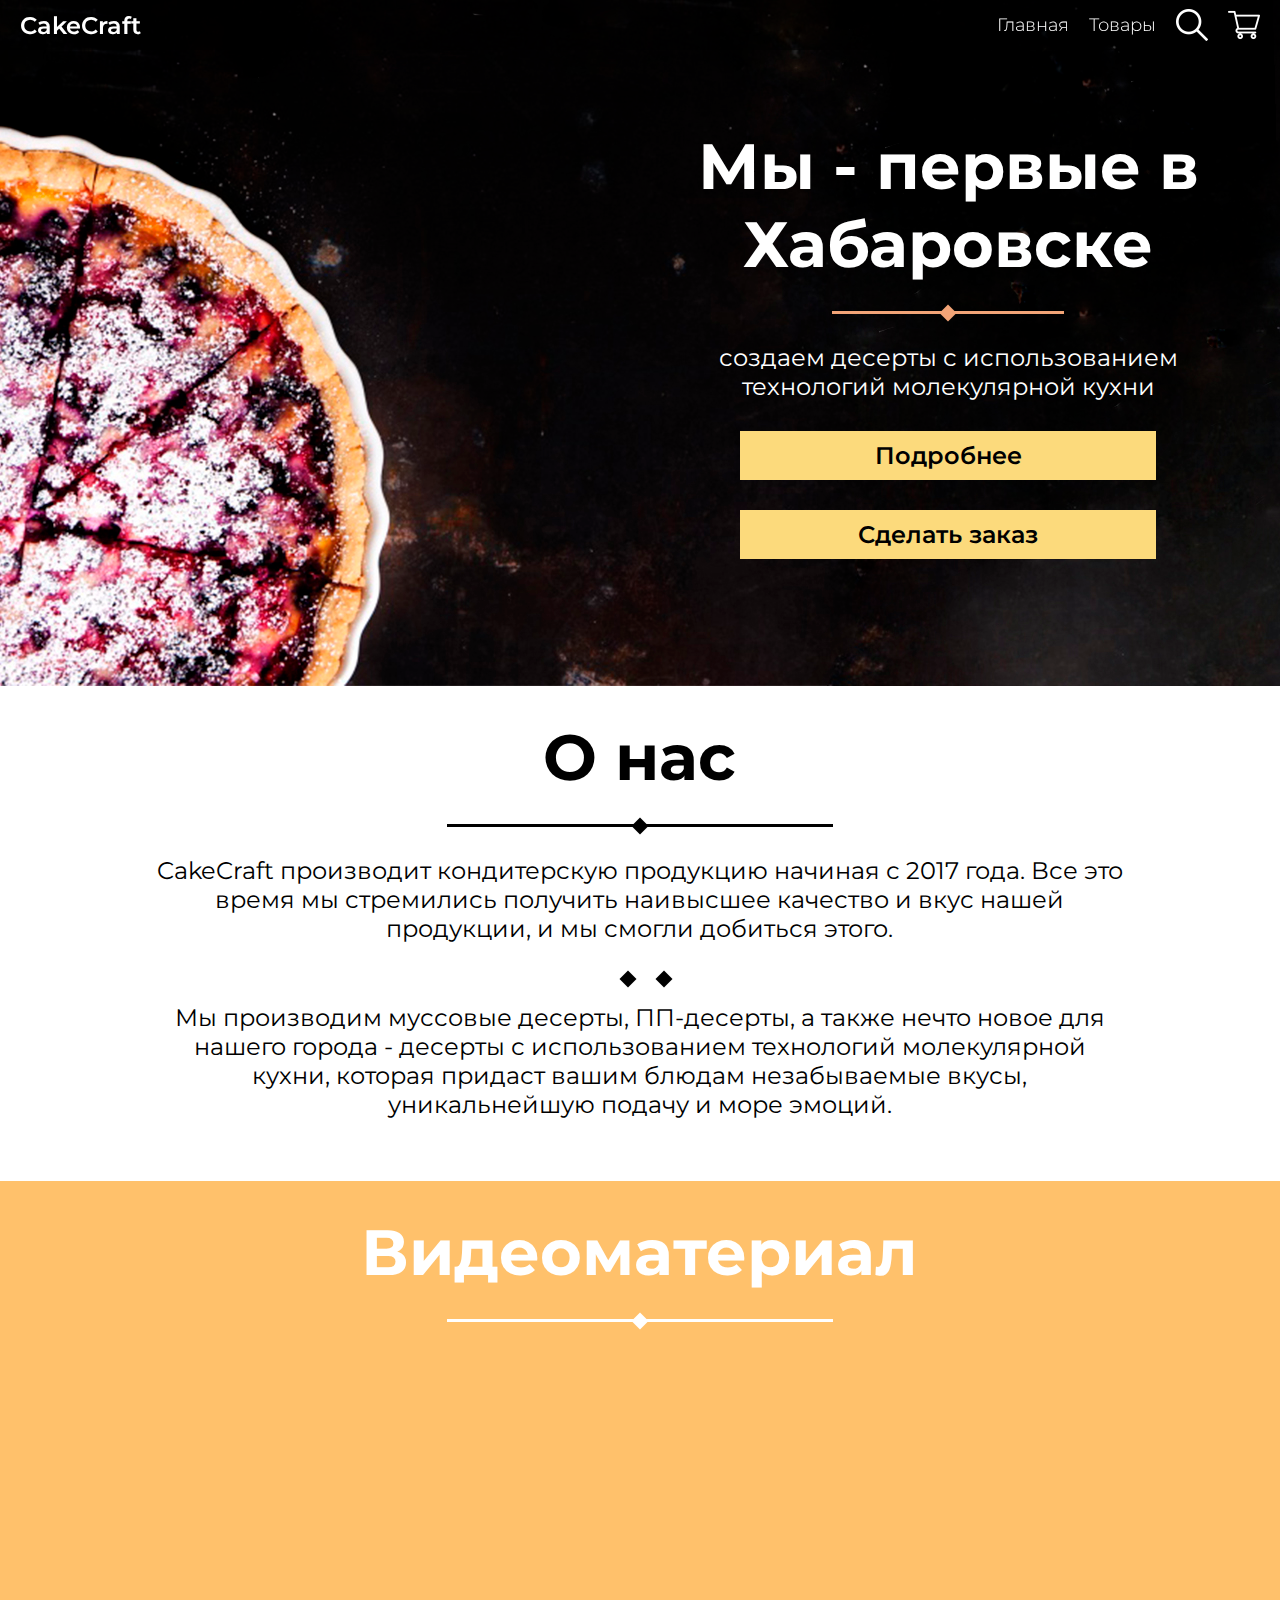
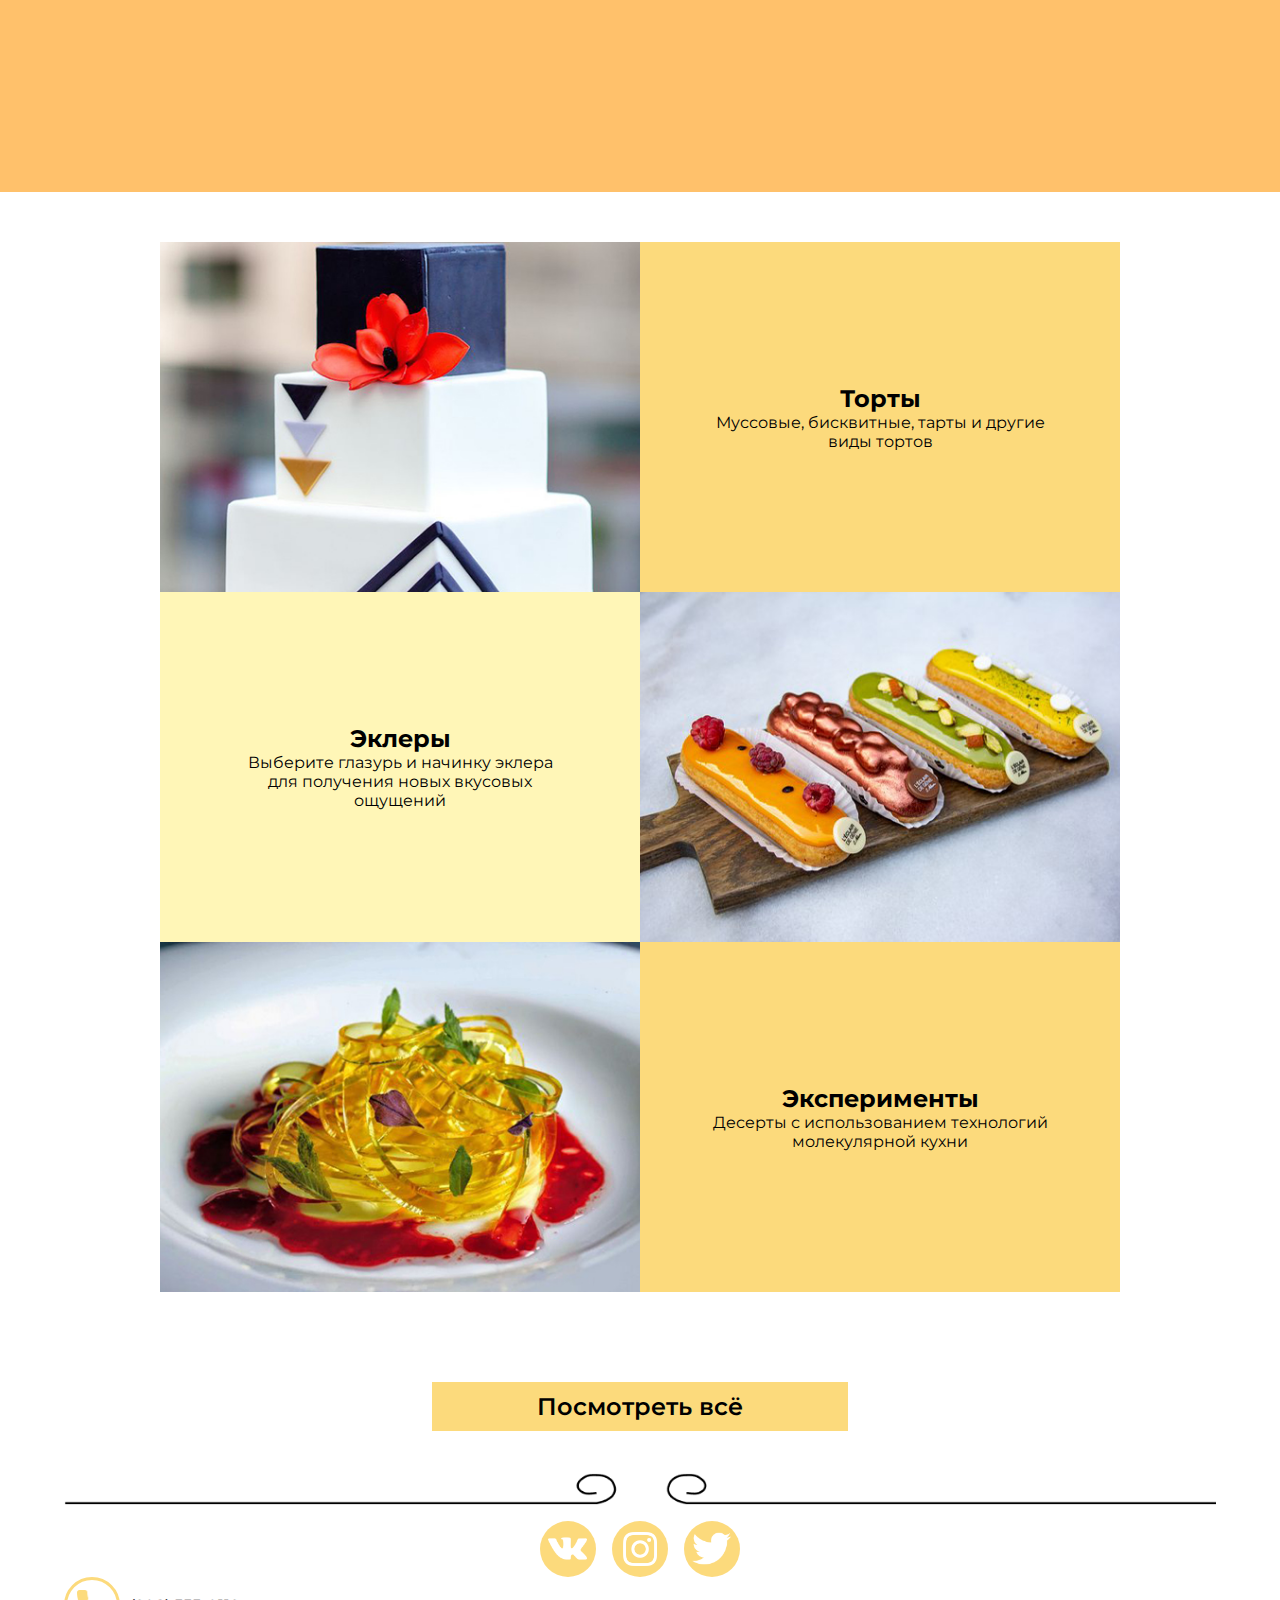
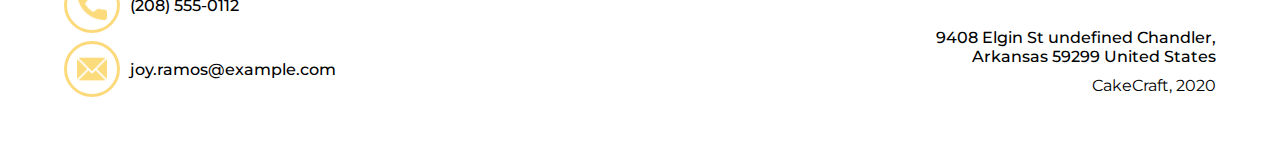
<file: index.html>
<!DOCTYPE html>
<html>
<head>
    <meta http-equiv='X-UA-Compatible' content='IE=edge'>
    <meta name="viewport" content="width=device-width, initial-scale=1">
    <meta name="robots" content="all">
    <meta http-equiv="Content-Type" content="text/html; charset=utf-8">
    <meta name="keywords" content="торт, торты, молекулярная кухня, cakecraft, cc, эклер, доставка еды, кондитерские изделия, хабаровск, тарт, шоколад">
    <meta name="description" content="Сайт кондитерской фирмы CakeCraft. Содержимое сайта - информация о производстве, интернет-магазин.">
    <link rel="canonical" href="index.html">
    <link rel="SHORTCUT ICON" href="media/images/icons/icon.png" type="image/png">
    <title>CakeCraft - главная</title>
    <link rel='stylesheet' type='text/css' media='screen' href='styles/index.css'>
    <link rel='stylesheet' type='text/css' media='screen' href='styles/header.css'>
    <link rel='stylesheet' type='text/css' media='screen' href='styles/footer.css'>
    <link href="https://fonts.googleapis.com/css2?family=Montserrat:wght@300;400;500;600&display=swap" rel="stylesheet">
</head>

<body>
    <header class="page__header">
        <a class="header__logo" href="#head">CakeCraft</a>
        <nav class="header__nav">
            <a href="#head" class="header__main-page">Главная</a>
            <a href="catalog.html">Товары</a>
            <a href="search.html"><img class="img-link-search" src="media/images/icons/search.png" alt="Поиск"></a>
            <a href="bin.html"><img class="img-link-bin" src="media/images/icons/bascket.png" alt="Корзина"></a>
        </nav>
    </header>

    <main class="page__main">
        <div class="landing__part" id="head">
            <h1 class="landing__h1">Мы - первые в Хабаровске</h1>
            <div class="landing__text">создаем десерты с использованием технологий молекулярной кухни</div>
            <a href="#au" class="landing__more">Подробнее</a>
            <a href="#mo" class="landing__order">Сделать заказ</a>
        </div>

        <article class="about__us" id="au">
            <h1 class="page__titles">О нас</h1>
            <div class="page__text">CakeCraft производит кондитерскую продукцию начиная с 2017 года. Все это время мы стремились получить наивысшее качество и вкус нашей продукции, и мы смогли добиться этого.</div>
            <div class="deco__element"></div>
            <div class="page__text">Мы производим муссовые десерты, ПП-десерты, а также нечто новое для нашего города - десерты с использованием технологий молекулярной кухни, которая придаст вашим блюдам незабываемые вкусы, уникальнейшую подачу и море эмоций.</div>
        </article>

        <article class="gallery">
            <h1 class="page__titles">Видеоматериал</h1>
            <iframe width="560" height="315" class="gallery__slider" src="https://www.youtube.com/embed/op91dbfqrnk" frameborder="0" allow="accelerometer; autoplay; clipboard-write; encrypted-media; gyroscope; picture-in-picture" allowfullscreen></iframe>
        </article>

        <article class="goods" id="mo">
            <div class="image__frame_cake"></div>
            <div class="text__frame_right">
                <h2 class="page__titles_h2">Торты</h2>
                <p class="page__text_goods">Муссовые, бисквитные, тарты и другие виды тортов</p>
            </div>
            <div class="text__frame_left">
                <h2 class="page__titles_h2">Эклеры</h2>
                <p class="page__text_goods">Выберите глазурь и начинку эклера для получения новых вкусовых ощущений</p>  
            </div>
            <div class="image__frame_ecl"></div>
            <div class="image__frame_exp"></div>
            <div class="text__frame_right">
                <h2 class="page__titles_h2">Эксперименты</h2>
                <p class="page__text_goods">Десерты с использованием технологий молекулярной кухни</p>  
            </div>
        </article>
        <div class="bg__container">
            <a class="goods__button" href="catalog.html">Посмотреть всё</a>
        </div>
        
    </main>

    <footer class="page__footer">
        <div class="footer__decor"></div>
        <div class="social__media">
            <a href="https://www.vk.com" class="footer__vk"></a>
            <a href="https://www.instagram.com" class="footer__inst"></a>
            <a href="https://www.twitter.com" class="footer__twit"></a>
        </div>
        <div class="info__data">
            <div>
                <div class="footer__info-phone-cont">
                    <div class="footer__info-icon-phone"></div>
                    <span class="footer__info-text">
                        (208) 555-0112
                    </span>
                </div>

                <div class="footer__info-mail-cont">
                    <div class="footer__info-icon-mail"></div>
                    <span class="footer__info-text">
                        joy.ramos@example.com
                    </span>
                </div>
            </div>

            <div class="footer__adcopy">
                <div class="footer__address">9408 Elgin St undefined Chandler, Arkansas 59299 United States</div>
                <div class="footer__copyright">CakeCraft, 2020</div>
            </div>
        </div>
    </footer>
</body>
</html>
</file>
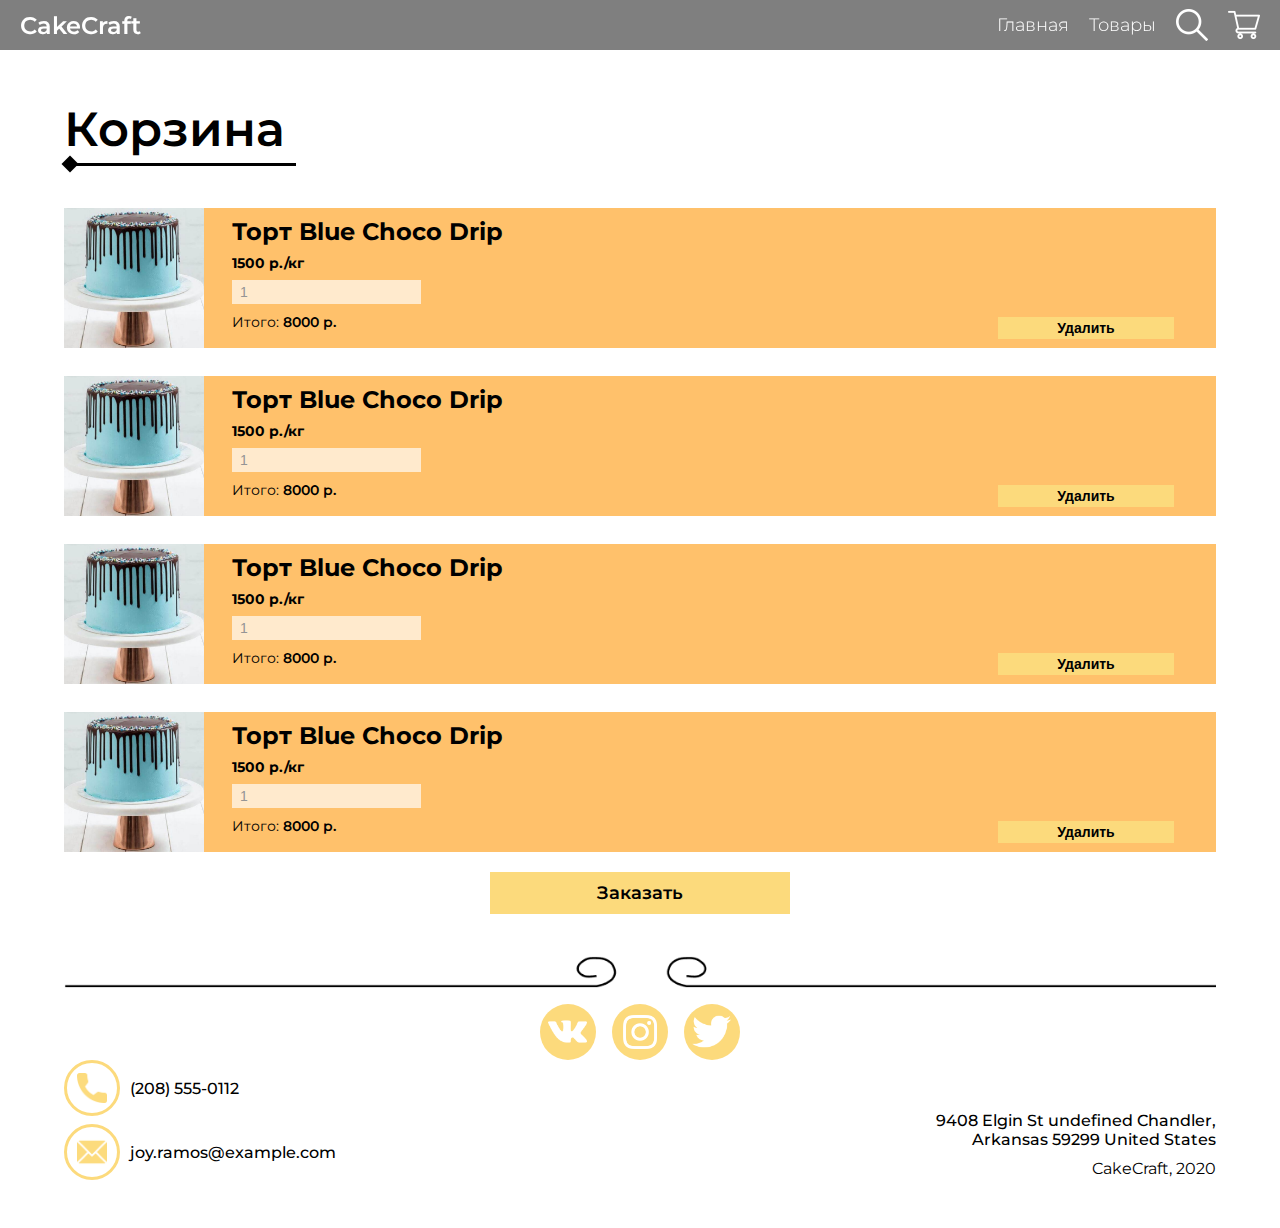
<file: bin.html>
<!DOCTYPE html>
<html lang="en">
    <head>
        <meta name="viewport" content="width=device-width, initial-scale=1.0">
        <meta name="robots" content="all">
        <meta http-equiv="Content-Type" content="text/html; charset=utf-8">
        <meta name="keywords" content="торт, торты, молекулярная кухня, cakecraft, cc, эклер, доставка еды, кондитерские изделия, хабаровск, тарт, шоколад">
        <meta name="description" content="Сайт кондитерской фирмы CakeCraft. Содержимое сайта - информация о производстве, интернет-магазин.">
        <link rel="canonical" href="catalog.html">
        <link rel="SHORTCUT ICON" href="media/images/icons/icon.png" type="image/png">
        <title>CakeCraft - корзина</title>
        <link href="https://fonts.googleapis.com/css2?family=Montserrat:wght@300;400;500;600&display=swap" rel="stylesheet">
        <link rel='stylesheet' type='text/css' media='screen' href='styles/card.css'>
        <link rel='stylesheet' type='text/css' media='screen' href='styles/bin.css'>
        <link rel='stylesheet' type='text/css' media='screen' href='styles/header.css'>
        <link rel='stylesheet' type='text/css' media='screen' href='styles/footer.css'>
    </head>

<body>
    <header class="page__header">
        <a class="header__logo" href="index.html">CakeCraft</a>
        <nav class="header__nav">
            <a href="index.html" class="header__main-page">Главная</a>
            <a href="catalog.html">Товары</a>
            <a href="search.html"><img class="img-link-search" src="media/images/icons/search.png" alt="Поиск"></a>
            <a href=""><img class="img-link-bin" src="media/images/icons/bascket.png" alt="Корзина"></a>
        </nav>
    </header>

    <main class="page__bin">

        <h1 class="page__title">Корзина</h1>

        <div class="page__cards">
            <div class="page__card">
                <div class="card__image" style="background-image: url(media/images/photo/cake_1.jpg);"></div>
                <div class="card__other">
                    <h3>Торт Blue Choco Drip</h3>
                    <h4>1500 р./кг</h4>
                    <input type="number" value="1" class="card__count">
                    <div>
                        <div>
                            <span class="card__text">Итого:</span>
                            <span class="card__value">8000 р.</span>
                        </div>
                        <button class="card__delete-cart">Удалить</button>
                    </div>
                </div>
            </div>

            <div class="page__card">
                <div class="card__image" style="background-image: url(media/images/photo/cake_1.jpg);"></div>
                <div class="card__other">
                    <h3>Торт Blue Choco Drip</h3>
                    <h4>1500 р./кг</h4>
                    <input type="number" value="1" class="card__count">
                    <div>
                        <div>
                            <span class="card__text">Итого:</span>
                            <span class="card__value">8000 р.</span>
                        </div>
                        <button class="card__delete-cart">Удалить</button>
                    </div>
                </div>
            </div>

            <div class="page__card">
                <div class="card__image" style="background-image: url(media/images/photo/cake_1.jpg);"></div>
                <div class="card__other">
                    <h3>Торт Blue Choco Drip</h3>
                    <h4>1500 р./кг</h4>
                    <input type="number" value="1" class="card__count">
                    <div>
                        <div>
                            <span class="card__text">Итого:</span>
                            <span class="card__value">8000 р.</span>
                        </div>
                        <button class="card__delete-cart">Удалить</button>
                    </div>
                </div>
            </div>

            <div class="page__card">
                <div class="card__image" style="background-image: url(media/images/photo/cake_1.jpg);"></div>
                <div class="card__other">
                    <h3>Торт Blue Choco Drip</h3>
                    <h4>1500 р./кг</h4>
                    <input type="number" value="1" class="card__count">
                    <div>
                        <div>
                            <span class="card__text">Итого:</span>
                            <span class="card__value">8000 р.</span>
                        </div>
                        <button class="card__delete-cart">Удалить</button>
                    </div>
                </div>
            </div>
        </div>

        <div class="page__order-button-cont">
            <a href="form.html" class="page__order-button">Заказать</a>
        </div>
        
    </main>

    <footer class="page__footer">
        <div class="footer__decor"></div>
        <div class="social__media">
            <a href="https://www.vk.com" class="footer__vk"></a>
            <a href="https://www.instagram.com" class="footer__inst"></a>
            <a href="https://www.twitter.com" class="footer__twit"></a>
        </div>
        <div class="info__data">
            <div>
                <div class="footer__info-phone-cont">
                    <div class="footer__info-icon-phone"></div>
                    <span class="footer__info-text">
                        (208) 555-0112
                    </span>
                </div>

                <div class="footer__info-mail-cont">
                    <div class="footer__info-icon-mail"></div>
                    <span class="footer__info-text">
                        joy.ramos@example.com
                    </span>
                </div>
            </div>

            <div class="footer__adcopy">
                <div class="footer__address">9408 Elgin St undefined Chandler, Arkansas 59299 United States</div>
                <div class="footer__copyright">CakeCraft, 2020</div>
            </div>
        </div>
    </footer>

</body>
</html>
</file>
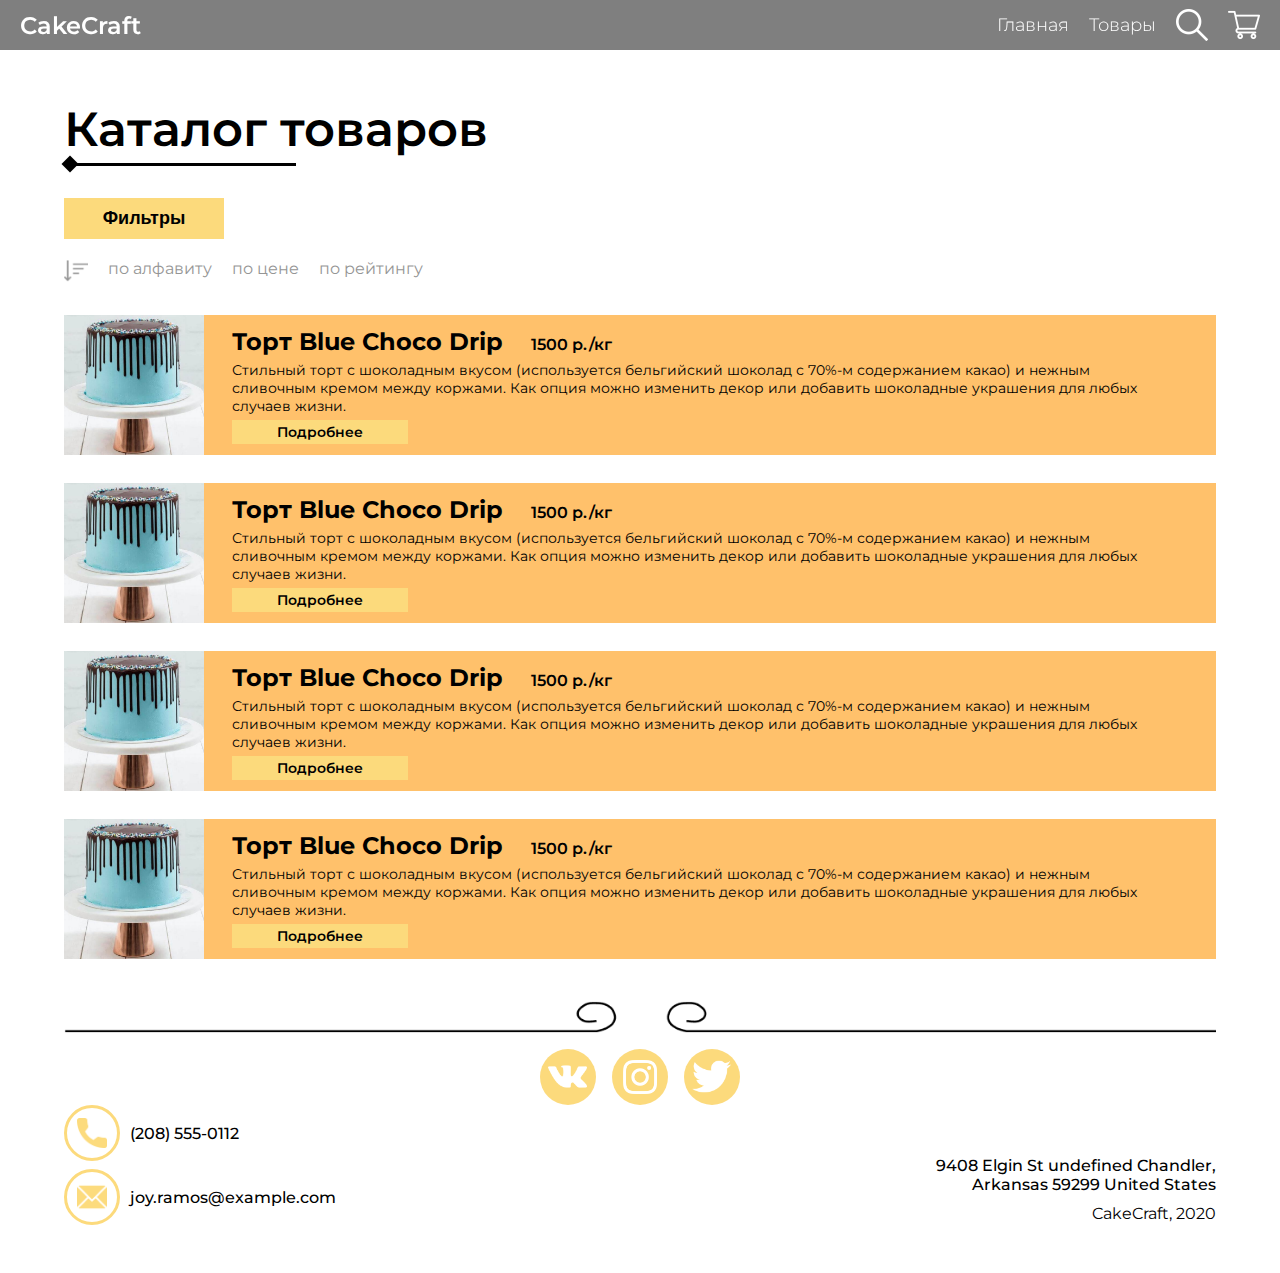
<file: catalog.html>
<!DOCTYPE html>
<html lang="en">
<head>
    <meta name="viewport" content="width=device-width, initial-scale=1.0">
    <meta name="robots" content="all">
    <meta http-equiv="Content-Type" content="text/html; charset=utf-8">
    <meta name="keywords" content="торт, торты, молекулярная кухня, cakecraft, cc, эклер, доставка еды, кондитерские изделия, хабаровск, тарт, шоколад">
    <meta name="description" content="Сайт кондитерской фирмы CakeCraft. Содержимое сайта - информация о производстве, интернет-магазин.">
    <link rel="canonical" href="catalog.html">
    <link rel="SHORTCUT ICON" href="media/images/icons/icon.png" type="image/png">
    <title>CakeCraft - все товары</title>
    <link href="https://fonts.googleapis.com/css2?family=Montserrat:wght@300;400;500;600&display=swap" rel="stylesheet">
    <link rel='stylesheet' type='text/css' media='screen' href='styles/catalog.css'>
    <link rel='stylesheet' type='text/css' media='screen' href='styles/header.css'>
    <link rel='stylesheet' type='text/css' media='screen' href='styles/footer.css'>
    <script src="scripts/catalog.js"></script>
</head>
<body>
    <header class="page__header">
        <a class="header__logo" href="index.html">CakeCraft</a>
        <nav class="header__nav">
            <a href="index.html" class="header__main-page">Главная</a>
            <a href="catalog.html">Товары</a>
            <a href="search.html"><img class="img-link-search" src="media/images/icons/search.png" alt="Поиск"></a>
            <a href="bin.html"><img class="img-link-bin" src="media/images/icons/bascket.png" alt="Корзина"></a>
        </nav>
    </header>

    <main class="page__catalog">

        <h1 class="page__title">Каталог товаров</h1>
        <div class="page__filter">
            <button class="page__filter-button">Фильтры</button>
            <div class="page__filter_list">
                <div>
                    <h3>Вид изделия</h3>
                    <ul>
                        <li><input type="checkbox" value="торты" id="cb-cakes">
                        <label for="cb-cakes">торты</label></li>

                        <li><input type="checkbox" value="эклер" id="cb-ecl">
                        <label for="cb-ecl">эклер</label></li>

                        <li><input type="checkbox" value="молекулярная кухня" id="cb-mc">
                        <label for="cb-mc">молекулярная кухня</label></li>

                        <li><input type="checkbox" value="шоколад" id="cb-choc">
                        <label for="cb-choc">шоколад</label></li>

                        <li><input type="checkbox" value="тарты" id="cb-cokes">
                        <label for="cb-cokes">тарты</label></li>

                        <li><input type="checkbox" value="конфеты" id="cb-cndy">
                        <label for="cb-cndy">конфеты</label></li>
                    </ul>
                </div>
                <div>
                    <h3>Категория</h3>
                    <ul>
                        <li><input type="checkbox" value="детский" id="cb-kid">
                        <label for="cb-kid">детский</label></li>

                        <li><input type="checkbox" value="день рождения мужчины" id="cb-rlman">
                        <label for="cb-rlman">день рождения мужчины</label></li>

                        <li><input type="checkbox" value="просто так" id="cb-nm">
                        <label for="cb-nm">просто так</label></li>

                        <li><input type="checkbox" value="попробовать что-то новое" id="cb-smh">
                        <label for="cb-smh">попробовать что-то новое</label></li>
                    </ul>
                </div>
                <div>
                    <h3>Вкус</h3>
                    <ul>
                        <li><input type="checkbox" value="шоколадный" id="cb-choco">
                        <label for="cb-choco">шоколадный</label></li>

                        <li><input type="checkbox" value="фруктовый" id="cb-fruit">
                        <label for="cb-fruit">фруктовый</label></li>

                        <li><input type="checkbox" value="сливочный" id="cb-milk">
                        <label for="cb-milk">сливочный</label></li>

                        <li><input type="checkbox" value="карамельный" id="cb-caram">
                        <label for="cb-caram">карамельный</label></li>

                        <li><input type="checkbox" value="экспериментальный" id="cb-ext">
                        <label for="cb-ext">экспериментальный</label></li>
                    </ul>
                </div>
                <div>
                    <h3>Цена</h3>
                    <ul>
                        <li><input type="checkbox" value="1-250" id="cb-1">
                        <label for="cb-1">от 1р. до 250р.</label></li>

                        <li><input type="checkbox" value="250-500" id="cb-2">
                        <label for="cb-2">от 250р. до 500р.</label></li>

                        <li><input type="checkbox" value="500-1000" id="cb-3">
                        <label for="cb-3">от 500р. до 1000р.</label></li>

                        <li><input type="checkbox" value="1000-10000" id="cb-4">
                        <label for="cb-4">от 1000р. до 10000р.</label></li>

                        <li><input type="checkbox" value="10000" id="cb-5">
                        <label for="cb-5">от 10000р.</label></li>
                    </ul>
                </div>
            </div>
        </div>

        <div class="page__output">
            <div class="page__sort">
                <div class="page__sort-icon"><img src="media/images/icons/sort.png" alt="Сортировка"></div>
                <div class="page__sort-options">
                    <div>по алфавиту</div>
                    <div>по цене</div>
                    <div>по рейтингу</div>
                </div>
            </div>
            <div class="page__cards">
                <div class="page__card">
                    <div class="card__image" style="background-image: url(media/images/photo/cake_1.jpg);"></div>
                    <div class="card__info">
                        <div class="card__header">
                            <h2 class="card__info_title">Торт Blue Choco Drip</h2>
                            <span class="card__info_price">1500 р./кг</span>
                        </div>
                        <div class="card__descr">
                            <p class="card__info_text">Стильный торт с шоколадным вкусом (используется бельгийский шоколад с 70%-м содержанием какао) и нежным сливочным кремом между коржами. Как опция можно изменить декор или добавить шоколадные украшения для 
                            любых случаев жизни.</p>
                            <a href="product.html" class="card__info_button">Подробнее</a>
                        </div>
                    </div>
                </div>

                <div class="page__card">
                    <div class="card__image" style="background-image: url(media/images/photo/cake_1.jpg);"></div>
                    <div class="card__info">
                        <div class="card__header">
                            <h2 class="card__info_title">Торт Blue Choco Drip</h2>
                            <span class="card__info_price">1500 р./кг</span>
                        </div>
                        <div class="card__descr">
                            <p class="card__info_text">Стильный торт с шоколадным вкусом (используется бельгийский шоколад с 70%-м содержанием какао) и нежным сливочным кремом между коржами. Как опция можно изменить декор или добавить шоколадные украшения для 
                            любых случаев жизни.</p>
                            <a href="product.html" class="card__info_button">Подробнее</a>
                        </div>
                    </div>
                </div>

                <div class="page__card">
                    <div class="card__image" style="background-image: url(media/images/photo/cake_1.jpg);"></div>
                    <div class="card__info">
                        <div class="card__header">
                            <h2 class="card__info_title">Торт Blue Choco Drip</h2>
                            <span class="card__info_price">1500 р./кг</span>
                        </div>
                        <div class="card__descr">
                            <p class="card__info_text">Стильный торт с шоколадным вкусом (используется бельгийский шоколад с 70%-м содержанием какао) и нежным сливочным кремом между коржами. Как опция можно изменить декор или добавить шоколадные украшения для 
                            любых случаев жизни.</p>
                            <a href="product.html" class="card__info_button">Подробнее</a>
                        </div>
                    </div>
                </div>

                <div class="page__card">
                    <div class="card__image" style="background-image: url(media/images/photo/cake_1.jpg);"></div>
                    <div class="card__info">
                        <div class="card__header">
                            <h2 class="card__info_title">Торт Blue Choco Drip</h2>
                            <span class="card__info_price">1500 р./кг</span>
                        </div>
                        <div class="card__descr">
                            <p class="card__info_text">Стильный торт с шоколадным вкусом (используется бельгийский шоколад с 70%-м содержанием какао) и нежным сливочным кремом между коржами. Как опция можно изменить декор или добавить шоколадные украшения для 
                            любых случаев жизни.</p>
                            <a href="product.html" class="card__info_button">Подробнее</a>
                        </div>
                    </div>
                </div>
            </div>
        </div>

    </main>

    <footer class="page__footer">
        <div class="footer__decor"></div>
        <div class="social__media">
            <a href="https://www.vk.com" class="footer__vk"></a>
            <a href="https://www.instagram.com" class="footer__inst"></a>
            <a href="https://www.twitter.com" class="footer__twit"></a>
        </div>
        <div class="info__data">
            <div>
                <div class="footer__info-phone-cont">
                    <div class="footer__info-icon-phone"></div>
                    <span class="footer__info-text">
                        (208) 555-0112
                    </span>
                </div>

                <div class="footer__info-mail-cont">
                    <div class="footer__info-icon-mail"></div>
                    <span class="footer__info-text">
                        joy.ramos@example.com
                    </span>
                </div>
            </div>

            <div class="footer__adcopy">
                <div class="footer__address">9408 Elgin St undefined Chandler, Arkansas 59299 United States</div>
                <div class="footer__copyright">CakeCraft, 2020</div>
            </div>
        </div>
    </footer>

</body>
</html>
</file>
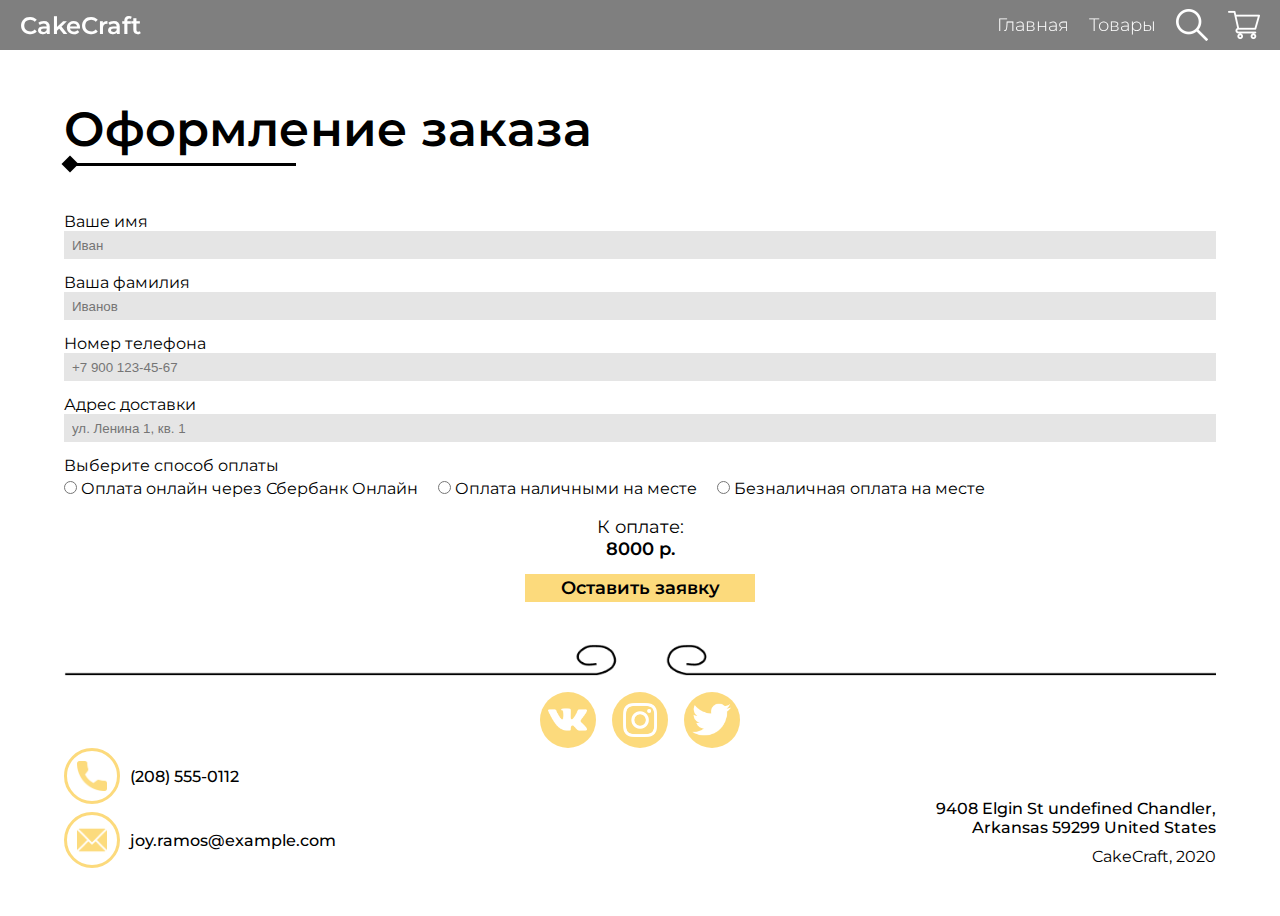
<file: form.html>
<!DOCTYPE html>
<html lang="en">
    <head>
        <meta name="viewport" content="width=device-width, initial-scale=1.0">
        <meta name="robots" content="all">
        <meta http-equiv="Content-Type" content="text/html; charset=utf-8">
        <meta name="keywords" content="торт, торты, молекулярная кухня, cakecraft, cc, эклер, доставка еды, кондитерские изделия, хабаровск, тарт, шоколад">
        <meta name="description" content="Сайт кондитерской фирмы CakeCraft. Содержимое сайта - информация о производстве, интернет-магазин.">
        <link rel="canonical" href="catalog.html">
        <link rel="SHORTCUT ICON" href="media/images/icons/icon.png" type="image/png">
        <title>CakeCraft - корзина</title>
        <link href="https://fonts.googleapis.com/css2?family=Montserrat:wght@300;400;500;600&display=swap" rel="stylesheet">
        <link rel='stylesheet' type='text/css' media='screen' href='styles/form.css'>
        <link rel='stylesheet' type='text/css' media='screen' href='styles/header.css'>
        <link rel='stylesheet' type='text/css' media='screen' href='styles/footer.css'>
    </head>

<body>
    <header class="page__header">
        <a class="header__logo" href="index.html">CakeCraft</a>
        <nav class="header__nav">
            <a href="index.html" class="header__main-page">Главная</a>
            <a href="catalog.html">Товары</a>
            <a href="search.html"><img class="img-link-search" src="media/images/icons/search.png" alt="Поиск"></a>
            <a href="bin.html"><img class="img-link-bin" src="media/images/icons/bascket.png" alt="Корзина"></a>
        </nav>
    </header>
    
    <main class="page__form">

        <h1 class="page__title">Оформление заказа</h1>

        <form class="page__form-cont">
            <label for="f-name" class="form__text-input">Ваше имя</label>
            <input id="f-name" type="text" placeholder="Иван">

            <label for="l-name" class="form__text-input">Ваша фамилия</label>
            <input id="l-name" type="text"  placeholder="Иванов">

            <label for="phone" class="form__text-input">Номер телефона</label>
            <input id="phone" type="tel"  placeholder="+7 900 123-45-67">

            <label for="address" class="form__text-input">Адрес доставки</label>
            <input id="address" type="text" placeholder="ул. Ленина 1, кв. 1">

            <label class="form__rb-title">Выберите способ оплаты</label>
            <div class="form__rb-cont">
                <label class="form__rb">
                    <input type="radio" name="payment">
                    Оплата онлайн через Сбербанк Онлайн
                </label>
                <label class="form__rb">
                    <input type="radio" name="payment">
                    Оплата наличными на месте
                </label>
                <label class="form__rb">
                    <input type="radio" name="payment">
                    Безналичная оплата на месте
                </label>
            </div>

            <div class="form__done">
                <div>
                    <div class="form__done-text">
                        <span class="form__done-text">К оплате:</span>
                        <span class="form__done-value">8000 р.</span>
                    </div>
                    <a class="form__done-button" href="error.html">Оставить заявку</a>
                </div>
            </div>
        </form>
        
    </main>

    <footer class="page__footer">
        <div class="footer__decor"></div>
        <div class="social__media">
            <a href="https://www.vk.com" class="footer__vk"></a>
            <a href="https://www.instagram.com" class="footer__inst"></a>
            <a href="https://www.twitter.com" class="footer__twit"></a>
        </div>
        <div class="info__data">
            <div>
                <div class="footer__info-phone-cont">
                    <div class="footer__info-icon-phone"></div>
                    <span class="footer__info-text">
                        (208) 555-0112
                    </span>
                </div>

                <div class="footer__info-mail-cont">
                    <div class="footer__info-icon-mail"></div>
                    <span class="footer__info-text">
                        joy.ramos@example.com
                    </span>
                </div>
            </div>

            <div class="footer__adcopy">
                <div class="footer__address">9408 Elgin St undefined Chandler, Arkansas 59299 United States</div>
                <div class="footer__copyright">CakeCraft, 2020</div>
            </div>
        </div>
    </footer>
</body>
</html>
</file>
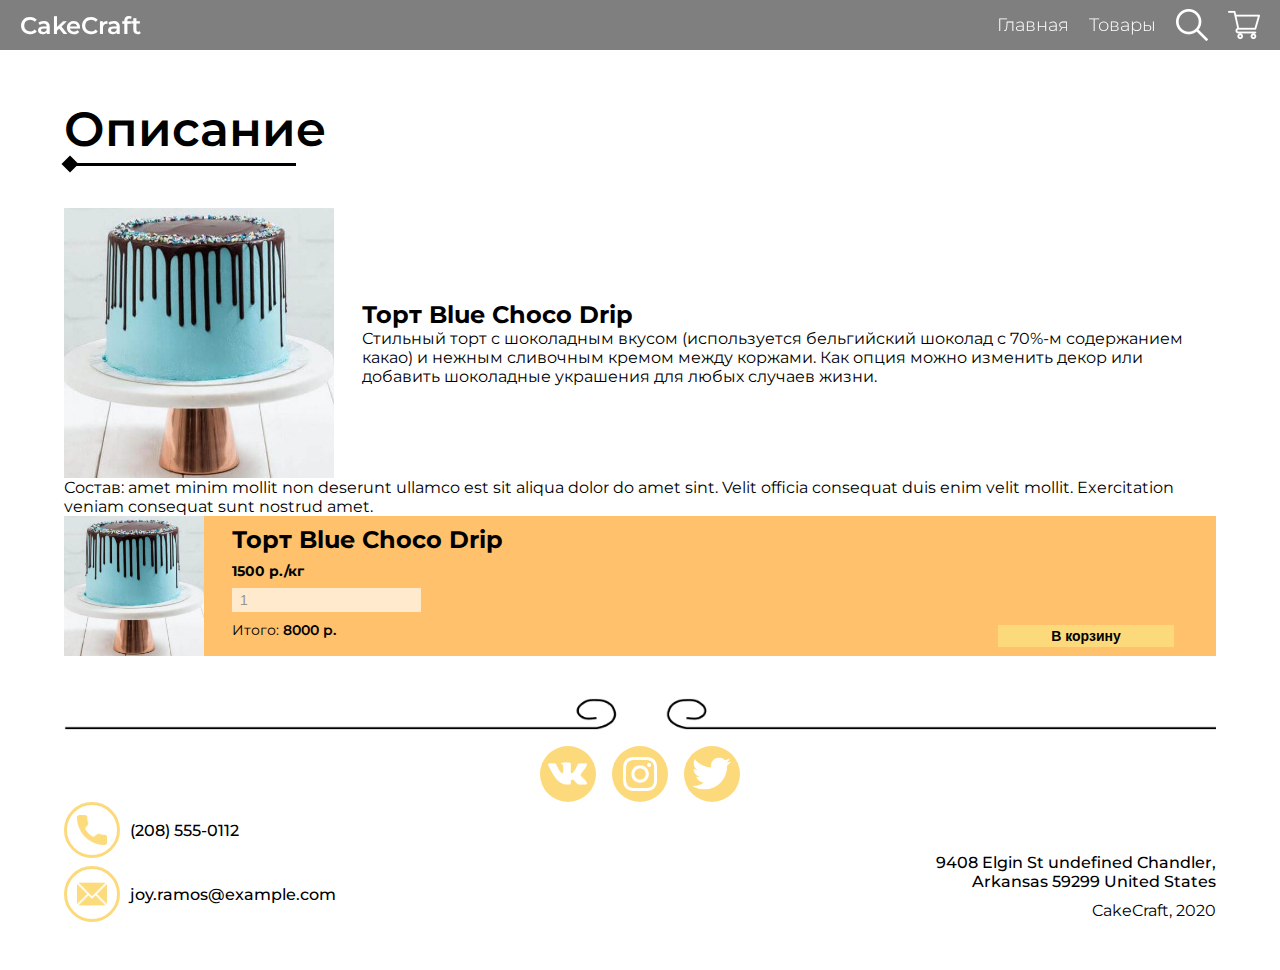
<file: product.html>
<!DOCTYPE html>
<html lang="en">
    <head>
        <meta name="viewport" content="width=device-width, initial-scale=1.0">
        <meta name="robots" content="all">
        <meta http-equiv="Content-Type" content="text/html; charset=utf-8">
        <meta name="keywords" content="торт, торты, молекулярная кухня, cakecraft, cc, эклер, доставка еды, кондитерские изделия, хабаровск, тарт, шоколад">
        <meta name="description" content="Сайт кондитерской фирмы CakeCraft. Содержимое сайта - информация о производстве, интернет-магазин.">
        <link rel="canonical" href="product.html">
        <link rel="SHORTCUT ICON" href="media/images/icons/icon.png" type="image/png">
        <title>CakeCraft - торт Blue Choco Drip</title>
        <link href="https://fonts.googleapis.com/css2?family=Montserrat:wght@300;400;500;600&display=swap" rel="stylesheet">
        <link rel='stylesheet' type='text/css' media='screen' href='styles/product.css'>
        <link rel='stylesheet' type='text/css' media='screen' href='styles/card.css'>
        <link rel='stylesheet' type='text/css' media='screen' href='styles/header.css'>
        <link rel='stylesheet' type='text/css' media='screen' href='styles/footer.css'>
    </head>

<body>
    <header class="page__header">
        <a class="header__logo" href="index.html">CakeCraft</a>
        <nav class="header__nav">
            <a href="index.html" class="header__main-page">Главная</a>
            <a href="catalog.html">Товары</a>
            <a href="search.html"><img class="img-link-search" src="media/images/icons/search.png" alt="Поиск"></a>
            <a href="bin.html"><img class="img-link-bin" src="media/images/icons/bascket.png" alt="Корзина"></a>
        </nav>
    </header>

    <main class="page__product">

        <h1 class="page__title">Описание</h1>

        <div class="page__descr">
            <div class="descr__image" style="background-image: url(media/images/photo/cake_1.jpg);"></div>
            <div class="descr__text">
                <h2>Торт Blue Choco Drip</h2>
                <p>Стильный торт с шоколадным вкусом (используется бельгийский шоколад с 70%-м содержанием какао) и нежным сливочным кремом между коржами. Как опция можно изменить декор или добавить шоколадные украшения для любых случаев жизни.</p>
            </div>
        </div>

        <p class="page__makeup">Состав: amet minim mollit non deserunt ullamco est sit aliqua dolor do amet sint. Velit officia consequat duis enim velit mollit. Exercitation veniam consequat sunt nostrud amet.</p>

        <div class="page__cards">
            <div class="page__card">
                <div class="card__image" style="background-image: url(media/images/photo/cake_1.jpg);"></div>
                <div class="card__other">
                    <h3>Торт Blue Choco Drip</h3>
                    <h4>1500 р./кг</h4>
                    <input type="number" value="1" class="card__count">
                    <div>
                        <div>
                            <span class="card__text">Итого:</span>
                            <span class="card__value">8000 р.</span>
                        </div>
                        <button class="card__add-cart">В корзину</button>
                    </div>
                </div>
            </div>
        </div>
    </main>

    <footer class="page__footer">
        <div class="footer__decor"></div>
        <div class="social__media">
            <a href="https://www.vk.com" class="footer__vk"></a>
            <a href="https://www.instagram.com" class="footer__inst"></a>
            <a href="https://www.twitter.com" class="footer__twit"></a>
        </div>
        <div class="info__data">
            <div>
                <div class="footer__info-phone-cont">
                    <div class="footer__info-icon-phone"></div>
                    <span class="footer__info-text">
                        (208) 555-0112
                    </span>
                </div>

                <div class="footer__info-mail-cont">
                    <div class="footer__info-icon-mail"></div>
                    <span class="footer__info-text">
                        joy.ramos@example.com
                    </span>
                </div>
            </div>

            <div class="footer__adcopy">
                <div class="footer__address">9408 Elgin St undefined Chandler, Arkansas 59299 United States</div>
                <div class="footer__copyright">CakeCraft, 2020</div>
            </div>
        </div>
    </footer>
</body>

</html>
</file>
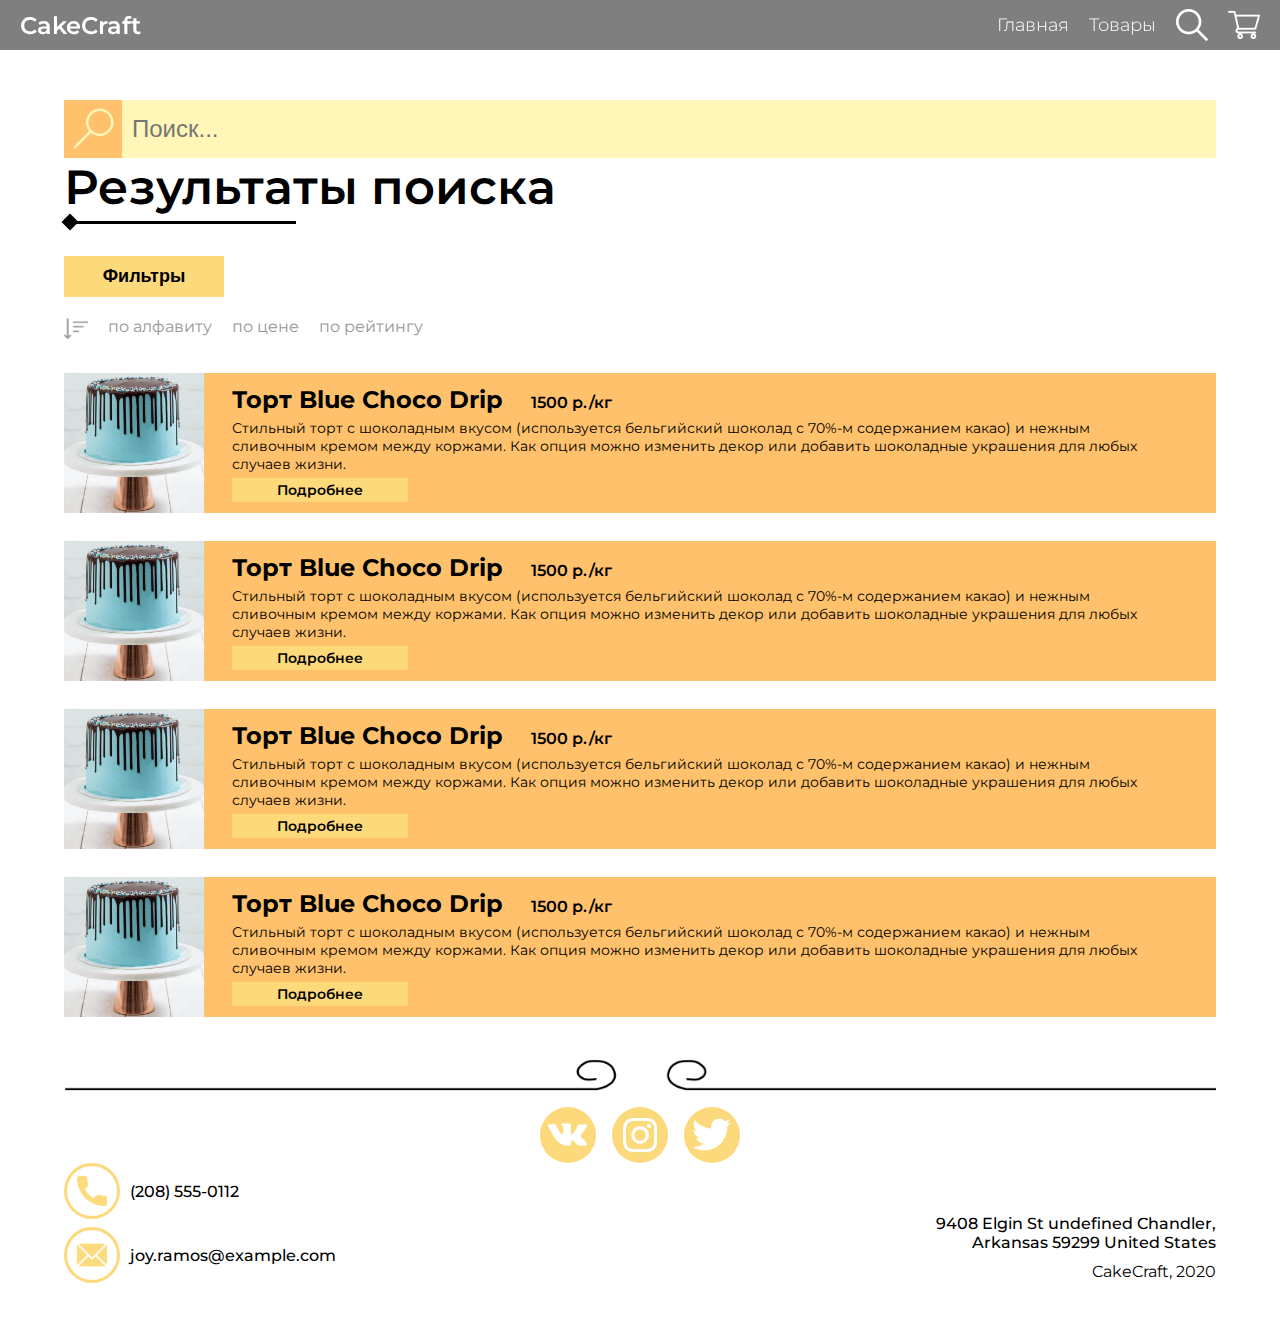
<file: search.html>
<!DOCTYPE html>
<html lang="en">
<head>
    <meta name="viewport" content="width=device-width, initial-scale=1.0">
    <meta name="robots" content="all">
    <meta http-equiv="Content-Type" content="text/html; charset=utf-8">
    <meta name="keywords" content="торт, торты, молекулярная кухня, cakecraft, cc, эклер, доставка еды, кондитерские изделия, хабаровск, тарт, шоколад">
    <meta name="description" content="Сайт кондитерской фирмы CakeCraft. Содержимое сайта - информация о производстве, интернет-магазин.">
    <link rel="canonical" href="catalog.html">
    <link rel="SHORTCUT ICON" href="media/images/icons/icon.png" type="image/png">
    <title>CakeCraft - поиск</title>
    <link href="https://fonts.googleapis.com/css2?family=Montserrat:wght@300;400;500;600&display=swap" rel="stylesheet">
    <link rel='stylesheet' type='text/css' media='screen' href='styles/catalog.css'>
    <link rel='stylesheet' type='text/css' media='screen' href='styles/header.css'>
    <link rel='stylesheet' type='text/css' media='screen' href='styles/footer.css'>
    <link rel='stylesheet' type='text/css' media='screen' href='styles/search.css'>
    <script src="scripts/catalog.js"></script>
</head>
<body>
    <header class="page__header">
        <a class="header__logo" href="index.html">CakeCraft</a>
        <nav class="header__nav">
            <a href="index.html" class="header__main-page">Главная</a>
            <a href="catalog.html">Товары</a>
            <a href=""><img class="img-link-search" src="media/images/icons/search.png" alt="Поиск"></a>
            <a href="bin.html"><img class="img-link-bin" src="media/images/icons/bascket.png" alt="Корзина"></a>
        </nav>
    </header>

    <main class="page__catalog">

        <input id="searchbar" class="page__searchbar" type="text" placeholder="Поиск...">

        <h1 class="page__title">Результаты поиска</h1>
        <div class="page__filter">
            <button class="page__filter-button">Фильтры</button>
            <div class="page__filter_list">
                <div>
                    <h3>Вид изделия</h3>
                    <ul>
                        <li><input type="checkbox" value="торты" id="cb-cakes">
                        <label for="cb-cakes">торты</label></li>

                        <li><input type="checkbox" value="эклер" id="cb-ecl">
                        <label for="cb-ecl">эклер</label></li>

                        <li><input type="checkbox" value="молекулярная кухня" id="cb-mc">
                        <label for="cb-mc">молекулярная кухня</label></li>

                        <li><input type="checkbox" value="шоколад" id="cb-choc">
                        <label for="cb-choc">шоколад</label></li>

                        <li><input type="checkbox" value="тарты" id="cb-cokes">
                        <label for="cb-cokes">тарты</label></li>

                        <li><input type="checkbox" value="конфеты" id="cb-cndy">
                        <label for="cb-cndy">конфеты</label></li>
                    </ul>
                </div>
                <div>
                    <h3>Категория</h3>
                    <ul>
                        <li><input type="checkbox" value="детский" id="cb-kid">
                        <label for="cb-kid">детский</label></li>

                        <li><input type="checkbox" value="день рождения мужчины" id="cb-rlman">
                        <label for="cb-rlman">день рождения мужчины</label></li>

                        <li><input type="checkbox" value="просто так" id="cb-nm">
                        <label for="cb-nm">просто так</label></li>

                        <li><input type="checkbox" value="попробовать что-то новое" id="cb-smh">
                        <label for="cb-smh">попробовать что-то новое</label></li>
                    </ul>
                </div>
                <div>
                    <h3>Вкус</h3>
                    <ul>
                        <li><input type="checkbox" value="шоколадный" id="cb-choco">
                        <label for="cb-choco">шоколадный</label></li>

                        <li><input type="checkbox" value="фруктовый" id="cb-fruit">
                        <label for="cb-fruit">фруктовый</label></li>

                        <li><input type="checkbox" value="сливочный" id="cb-milk">
                        <label for="cb-milk">сливочный</label></li>

                        <li><input type="checkbox" value="карамельный" id="cb-caram">
                        <label for="cb-caram">карамельный</label></li>

                        <li><input type="checkbox" value="экспериментальный" id="cb-ext">
                        <label for="cb-ext">экспериментальный</label></li>
                    </ul>
                </div>
                <div>
                    <h3>Цена</h3>
                    <ul>
                        <li><input type="checkbox" value="1-250" id="cb-1">
                        <label for="cb-1">от 1р. до 250р.</label></li>

                        <li><input type="checkbox" value="250-500" id="cb-2">
                        <label for="cb-2">от 250р. до 500р.</label></li>

                        <li><input type="checkbox" value="500-1000" id="cb-3">
                        <label for="cb-3">от 500р. до 1000р.</label></li>

                        <li><input type="checkbox" value="1000-10000" id="cb-4">
                        <label for="cb-4">от 1000р. до 10000р.</label></li>

                        <li><input type="checkbox" value="10000" id="cb-5">
                        <label for="cb-5">от 10000р.</label></li>
                    </ul>
                </div>
            </div>
        </div>

        <div class="page__output">
            <div class="page__sort">
                <div class="page__sort-icon"><img src="media/images/icons/sort.png" alt="Сортировка"></div>
                <div class="page__sort-options">
                    <div>по алфавиту</div>
                    <div>по цене</div>
                    <div>по рейтингу</div>
                </div>
            </div>
            <div class="page__cards">
                <div class="page__card">
                    <div class="card__image" style="background-image: url(media/images/photo/cake_1.jpg);"></div>
                    <div class="card__info">
                        <div class="card__header">
                            <h2 class="card__info_title">Торт Blue Choco Drip</h2>
                            <span class="card__info_price">1500 р./кг</span>
                        </div>
                        <div class="card__descr">
                            <p class="card__info_text">Стильный торт с шоколадным вкусом (используется бельгийский шоколад с 70%-м содержанием какао) и нежным сливочным кремом между коржами. Как опция можно изменить декор или добавить шоколадные украшения для 
                            любых случаев жизни.</p>
                            <a href="descr.html" class="card__info_button">Подробнее</a>
                        </div>
                    </div>
                </div>

                <div class="page__card">
                    <div class="card__image" style="background-image: url(media/images/photo/cake_1.jpg);"></div>
                    <div class="card__info">
                        <div class="card__header">
                            <h2 class="card__info_title">Торт Blue Choco Drip</h2>
                            <span class="card__info_price">1500 р./кг</span>
                        </div>
                        <div class="card__descr">
                            <p class="card__info_text">Стильный торт с шоколадным вкусом (используется бельгийский шоколад с 70%-м содержанием какао) и нежным сливочным кремом между коржами. Как опция можно изменить декор или добавить шоколадные украшения для 
                            любых случаев жизни.</p>
                            <a href="descr.html" class="card__info_button">Подробнее</a>
                        </div>
                    </div>
                </div>

                <div class="page__card">
                    <div class="card__image" style="background-image: url(media/images/photo/cake_1.jpg);"></div>
                    <div class="card__info">
                        <div class="card__header">
                            <h2 class="card__info_title">Торт Blue Choco Drip</h2>
                            <span class="card__info_price">1500 р./кг</span>
                        </div>
                        <div class="card__descr">
                            <p class="card__info_text">Стильный торт с шоколадным вкусом (используется бельгийский шоколад с 70%-м содержанием какао) и нежным сливочным кремом между коржами. Как опция можно изменить декор или добавить шоколадные украшения для 
                            любых случаев жизни.</p>
                            <a href="descr.html" class="card__info_button">Подробнее</a>
                        </div>
                    </div>
                </div>

                <div class="page__card">
                    <div class="card__image" style="background-image: url(media/images/photo/cake_1.jpg);"></div>
                    <div class="card__info">
                        <div class="card__header">
                            <h2 class="card__info_title">Торт Blue Choco Drip</h2>
                            <span class="card__info_price">1500 р./кг</span>
                        </div>
                        <div class="card__descr">
                            <p class="card__info_text">Стильный торт с шоколадным вкусом (используется бельгийский шоколад с 70%-м содержанием какао) и нежным сливочным кремом между коржами. Как опция можно изменить декор или добавить шоколадные украшения для 
                            любых случаев жизни.</p>
                            <a href="descr.html" class="card__info_button">Подробнее</a>
                        </div>
                    </div>
                </div>
            </div>
        </div>

    </main>

    <footer class="page__footer">
        <div class="footer__decor"></div>
        <div class="social__media">
            <a href="https://www.vk.com" class="footer__vk"></a>
            <a href="https://www.instagram.com" class="footer__inst"></a>
            <a href="https://www.twitter.com" class="footer__twit"></a>
        </div>
        <div class="info__data">
            <div>
                <div class="footer__info-phone-cont">
                    <div class="footer__info-icon-phone"></div>
                    <span class="footer__info-text">
                        (208) 555-0112
                    </span>
                </div>

                <div class="footer__info-mail-cont">
                    <div class="footer__info-icon-mail"></div>
                    <span class="footer__info-text">
                        joy.ramos@example.com
                    </span>
                </div>
            </div>

            <div class="footer__adcopy">
                <div class="footer__address">9408 Elgin St undefined Chandler, Arkansas 59299 United States</div>
                <div class="footer__copyright">CakeCraft, 2020</div>
            </div>
        </div>
    </footer>
</body>
</html>
</file>
<file: styles/index.css>
* {
    margin: 0;
    padding: 0;
}

a {
    text-decoration: none;
}

li {
    list-style: none;
}

body {
    font-family: 'Montserrat', sans-serif;
}

.landing__part {
    display: flex;
    flex-flow: column;
    align-items: flex-end;
    justify-content: center;
    padding-right: 50px;
    box-sizing: border-box;
    height: 686px;
    width: 100%;
    background-image: url(../media/images/main/image1.jpg);
    background-repeat: no-repeat;
    background-position: 40% 50%;
    background-size: cover;
}

.landing__h1 {
    text-align: center;
    font-size: 64px;
    width: 564px;
    color: #fff;
    height: max-content;
    position: relative;
}

.landing__text {
    text-align: center;
    font-size: 24px;
    width: 564px;
    margin: 60px 0px 30px 0px;
    height: max-content;
    color: #fff;
}

.landing__more, .landing__order {
    display: block;
    width: 416px;
    padding: 10px 0px;
    margin-right: 74px;
    background: #FCDA7C;
    height: max-content;
    text-align: center;
    color: black;
    font-weight: 600;
    font-size: 24px;
}

.landing__order {
    margin-top: 30px;
}

.landing__h1::before {
    content: "";
    display: block;
    width: 232px;
    height: 3px;
    background: #F2A477;
    position: absolute;
    top: calc(100% + 28px);
    left: calc(50% - 116px);
}

.landing__h1::after {
    content: "";
    display: block;
    width: 12px;
    height: 12px;
    background: #F2A477;
    position: absolute;
    transform: rotate(45deg);
    top: calc(100% + 24px);
    left: calc(50% - 6px);
}

.about__us {
    margin: 32px;
    display: flex;
    flex-flow: column;
    align-items: center;
    justify-content: center;
}

.page__titles {
    text-align: center;
    font-size: 64px;

    width: 80%;
    height: max-content;
    position: relative;
}

.page__titles::before {
    content: "";
    display: block;
    width: 386px;
    height: 3px;
    background: #000;
    position: absolute;
    top: calc(100% + 28px);
    left: calc(50% - 193px);
}

.page__titles::after {
    content: "";
    display: block;
    width: 12px;
    height: 12px;
    background: #000;
    position: absolute;
    transform: rotate(45deg);
    top: calc(100% + 24px);
    left: calc(50% - 6px);
}

.page__text {
    text-align: center;
    font-size: 24px;
    width: 80%;
    margin: 30px 0px 30px 0px;
    height: max-content;
}

.page__titles ~ .page__text {
    margin: 60px 0px 30px 0px;
}

.page__text ~ .page__text {
    margin: 30px 0px 30px 0px;
}

.deco__element {
    position: relative;
}

.deco__element::before {
    content: "";
    display: block;
    width: 12px;
    height: 12px;
    background: #000;
    position: absolute;
    transform: rotate(45deg);
    left: calc(50% - 18px);
}

.deco__element::after {
    content: "";
    display: block;
    width: 12px;
    height: 12px;
    background: #000;
    position: absolute;
    transform: rotate(45deg);
    left: calc(50% + 18px);
}

.gallery {
    padding: 32px;
    margin-top: 32px;
    display: flex;
    flex-flow: column;
    align-items: center;
    justify-content: center;
    background: #FFC16B;
}

.gallery > .page__titles {
    color: #fff;
}

.gallery > .page__titles::before {
    background: #fff;
}

.gallery > .page__titles::after {
    background: #fff;
}

.gallery__slider {
    width: 720px;
    height: 405px;
    margin-top: 64px;
}

.goods {
    display: grid;
    margin: 50px 160px 90px 160px;
    align-items: center;
    justify-content: center;
    grid-template-columns: 1fr 1fr;
    grid-template-rows: repeat(3, max-content);
}

.text__frame_right, .text__frame_left {
    display: flex;
    flex-flow: column;
    align-items: center;
    justify-content: center;
    height: 350px;
}

.text__frame_left {
    background-color: #FFF6B7;
}

.text__frame_right {
    background-color: #FCDA7C;
}

.bg__container {
    display: flex;
    flex-flow: column;
    align-items: center;
    justify-content: center;
}

.goods__button {
    display: block;
    width: 416px;
    padding: 10px 0px;
    background: #FCDA7C;
    height: max-content;
    text-align: center;
    color: black;
    font-weight: 600;
    font-size: 24px;
}

.image__frame_cake {
    background-image: url(../media/images/main/image_cake.jpg);
    background-repeat: no-repeat;
    background-position: 50% 20%;
    background-size: cover;
    height: 350px;
}

.image__frame_exp {
    background-image: url(../media/images/main/image_exp.jpg);
    background-repeat: no-repeat;
    background-position: 50% 20%;
    background-size: cover;
    height: 350px;
}

.image__frame_ecl {
    background-image: url(../media/images/main/image_ecl.jpg);
    background-repeat: no-repeat;
    background-position: 50% 20%;
    background-size: cover;
    height: 350px;
}

.landing__more:hover, .landing__order:hover, .goods__button:hover{
    background: #E5E5E5;
    transition: 0.2s ease-in;
}

@media screen and (max-width: 700px) {
    .landing__part {
        padding-right: 0px;
        align-items: center;
    }
    .landing__more, .landing__order {
        margin-right: 0px;
        width: 70%;
    }
    .landing__h1 {
        width: 240px;
        font-size: 32px;
    }
    .landing__text {
        width: 70%;
    }
    .goods {
        grid-template-columns: 1fr;
        grid-template-rows: 1fr;
        
    }
    .goods > div:nth-child(1) {order: 0;}
    .goods > div:nth-child(2) {order: 1;}
    .goods > div:nth-child(3) {order: 3;}
    .goods > div:nth-child(4) {order: 2;}
    .goods > div:nth-child(5) {order: 4;}
    .goods > div:nth-child(6) {order: 5;}

    .landing__text {
        font-size: 16px;
    }
    .page__text {
        font-size: 16px;
    }
    .page__titles {
        font-size: 36px;
    }

    .goods__button {
        font-size: 18px;
        width: 232px;
    }

    .landing__more, .landing__order {
        font-size: 18px;
        width: 232px;
    }
}

.page__text_goods {
    text-align: center;
    width: 70%;
}

.page__titles_h2 {
    text-align: center;
}
</file>
<file: styles/header.css>
.page__header {
    position: fixed;
    width: 100%;
    height: 50px;
    background: rgba(0, 0, 0, 0.5);
    display: grid;
    grid-template-columns: auto max-content;
    align-items: center;
    z-index: 999;
}

.header__logo {
    color: #fff;
    font-weight: 600;
    font-size: 24px;
    cursor: pointer;
    margin-left: 2%;
}

.header__nav {
    height: 100%;
    display: grid;
    grid-template-columns: repeat(4, max-content);
    grid-column-gap: 20px;
    align-items: center;
    padding-right: 20px;
}

.header__nav a {
    display: flex;
    align-items: center;
    height: 90%;
    color: #fff;
    text-align: center;
    font-weight: 300;
    font-size: 18px;
    box-sizing: border-box;
}

.page__header .img-link-search .img-link-bin {
    color: #fff;
    text-align: center;
}

.header__nav a:hover {
    border-top: 2px solid rgba(0, 0, 0, 0);
    border-bottom: 2px solid #fff;
}

.header__nav a .img-link-search {
    display: block;
    width: 32px;
    height: 32px;
}

.header__nav a .img-link-bin {
    display: block;
    width: 32px;
    height: 32px;
}



@media screen and (max-width: 500px) {
    .header__nav  a.header__main-page {
        display: none;
    }
}
</file>
<file: styles/footer.css>
.page__footer {
    display: flex;
    flex-flow: column;
    align-items: center;
    justify-content: center;
    margin: 40px 5% 40px 5%;
    margin-left: 5%;
    margin-right: 5%;
}

.footer__decor {
    width: 100%;
    height: 36px;
    background-image: url(../media/images/main/decor.png);
    background-repeat: no-repeat;
    background-size: contain;
    background-position: center;
    margin-bottom: 14px;
}

.social__media {
    display: flex;
    flex-flow: row;
    align-items: center;
}

.footer__vk {
    display: block;
    min-width: 56px;
    min-height: 56px;
    border-radius: 28px;
    background-color: #FCDA7C;
    background-image: url(../media/images/icons/vk.png);
    background-size: 70%;
    background-repeat: no-repeat;
    background-position: center;
    margin-right: 16px;
}

.footer__inst {
    display: block;
    min-width: 56px;
    min-height: 56px;
    border-radius: 28px;
    background-color: #FCDA7C;
    background-image: url(../media/images/icons/instagram.png);
    background-size: 60%;
    background-repeat: no-repeat;
    background-position: center;
    margin-right: 16px;
}

.footer__twit {
    display: block;
    min-width: 56px;
    min-height: 56px;
    border-radius: 28px;
    background-color: #FCDA7C;
    background-image: url(../media/images/icons/twitter.png);
    background-size: 70%;
    background-repeat: no-repeat;
    background-position: center;
}

.footer__twit:hover, .footer__inst:hover, .footer__vk:hover {
    background: #E5E5E5;
    transition: 0.2s ease-in;
}

.info__data {
    display: flex;
    flex-flow: row;
    justify-content: space-between;
    align-content: space-between;
    width: 100%;
    align-items: center;
}

.footer__adcopy {
    display: flex;
    flex-flow: column;
    align-items: flex-end;
    margin-top: 40px;
}

.footer__info-mail-cont, .footer__info-phone-cont {
    display: flex;
    flex-flow: row;
    align-items: center;
    margin-bottom: 8px;
}

.footer__info-icon-phone {
    display: block;
    box-sizing: border-box;
    min-width: 56px;
    min-height: 56px;
    max-width: 56px;
    max-height: 56px;
    border-radius: 28px;
    background-color: #fff;
    border: 3px solid #FCDA7C;
    background-image: url(../media/images/icons/phone.png);
    background-size: 60%;
    background-repeat: no-repeat;
    background-position: center;
}

.footer__info-icon-mail {
    display: block;
    box-sizing: border-box;
    min-width: 56px;
    min-height: 56px;
    max-width: 56px;
    max-height: 56px;
    border-radius: 28px;
    background-color: #fff;
    border: 3px solid #FCDA7C;
    background-image: url(../media/images/icons/mail.png);
    background-size: 60%;
    background-repeat: no-repeat;
    background-position: center;
}

.footer__info-text {
    font-weight: 500;
    margin-left: 10px;
}

.footer__address {
    font-weight: 500;
    margin-bottom: 10px;
    width: 60%;
    text-align: right;
}

.footer__copyright {
    text-align: right;
}

@media screen and (max-width: 600px) {
    .info__data {
        flex-flow: column;
    }
    .social__media {
        margin-bottom: 30px;
    }
}
</file>
<file: styles/card.css>
.page__cards {
    display: grid;
    grid-gap: 28px;
    width: 100%;
    box-sizing: border-box;
    margin-bottom: 20px;
}

.page__card {
    display: flex;
    align-items: center;
    height: 140px;
}

.card__image {
    background-repeat: no-repeat;
    background-position: 50% 50%;
    background-size: cover;
    min-width: 140px;
    max-width: 140px;
    height: 140px;
}

.card__other {
    box-sizing: border-box;
    display: flex;
    flex-flow: column;
    align-items: flex-start;
    align-self: center;
    justify-content: center;
    padding-left: 28px;
    padding-right: 42px;
    background: #FFC16B;
    width: 100%;
    height: 100%;
}

.card__other > div {
    width: 100%;
    display: grid;
    grid-template-columns: auto max-content;
}

.card__value, .card__text {
    font-size: 14px;
}

.card__value {
    font-weight: 600;
}

.card__other > h3 {
    font-size: 24px;
}

.card__other > h4 {
    font-size: 14px;
    margin-top: 8px;
    margin-bottom: 8px;
}

.card__count {
    background: #FFEACD;
    border: none;
    margin-bottom: 8px;
    padding-left: 8px;
    height: 24px;
    font-size: 14px;
    color: #959595;
}

.card__count:focus {
    outline: none;
}

.card__add-cart {
    display: block;
    width: 176px;
    margin-top: 5px;
    padding: 3px 0px;
    background: #FCDA7C;
    height: max-content;
    text-align: center;
    color: black;
    font-weight: 600;
    font-size: 14px;
    border: none;
    cursor: pointer;
    transition: 0.2s ease-out;
}

.card__add-cart:focus {
    outline: none;
}

.card__add-cart:hover {
    background: #E5E5E5;
    transition: 0.2s ease-in;
}

.card__delete-cart {
    display: block;
    width: 176px;
    margin-top: 5px;
    padding: 3px 0px;
    background: #FCDA7C;
    height: max-content;
    text-align: center;
    color: black;
    font-weight: 600;
    font-size: 14px;
    border: none;
    cursor: pointer;
    transition: 0.2s ease-out;
}

.card__delete-cart:focus {
    outline: none;
}

.card__delete-cart:hover {
    background: #E5E5E5;
    transition: 0.2s ease-in;
}

@media screen and (max-width: 1000px) {
    .page__card {
        flex-flow: column;
        height: 500px;
    }
    .card__image {
        min-height: 350px;
        max-width: 100%;
        min-width: 100%;
        height: 100%;
        background-position: 50% 5%;
    }
    .card__other {
        padding-left: 28px;
        padding-right: 28px;
        align-items: center;
    }
    .card__descr {
        display: flex;
        flex-flow: column;
        align-items: center;
    }
}

@media screen and (max-width: 620px) {
    .page__card {
        height: 600px;
    }
    .card__other > div {
        display: flex;
        flex-flow: column;
        align-items: center;
    }
    .card__add-cart {
        font-size: 20px;
    }
    .card__delete-cart {
        font-size: 20px;
    }
    .page__cards {
        grid-gap: 40px;
    }
}
</file>
<file: styles/bin.css>
* {
    margin: 0;
    padding: 0;
}

a {
    text-decoration: none;
}

li {
    list-style: none;
}

body {
    font-family: 'Montserrat', sans-serif;
}

.page__bin {
    padding-top: 100px;
    margin-left: 5%;
    margin-right: 5%;
}

.page__title {
    font-size: 48px;
    font-weight: 600;
    position: relative;
    height: max-content;
    margin-bottom: 50px;
}

.page__title::before {
    content: "";
    display: block;
    width: 232px;
    height: 3px;
    background: #000;
    position: absolute;
    top: calc(100% + 5px);
}

.page__title::after {
    content: "";
    display: block;
    width: 12px;
    height: 12px;
    background: #000;
    position: absolute;
    transform: rotate(45deg);
}

.page__order-button-cont {
    display: flex;
    flex-flow: row;
    align-items: center;
    justify-content: center;
}

.page__order-button {
    display: block;
    width: 300px;
    padding: 10px 0px;
    background: #FCDA7C;
    height: max-content;
    text-align: center;
    color: black;
    border: none;
    font-weight: 600;
    font-size: 18px;
    cursor: pointer;
}

.page__order-button:hover {
    background: #E5E5E5;
    transition: 0.2s ease-in;
}
</file>
<file: styles/catalog.css>
* {
    margin: 0;
    padding: 0;
}

a {
    text-decoration: none;
}

li {
    list-style: none;
}

body {
    font-family: 'Montserrat', sans-serif;
}

.page__catalog {
    padding-top: 100px;
    margin-left: 5%;
    margin-right: 5%;
}

.page__title {
    font-size: 48px;
    font-weight: 600;
    position: relative;
    height: max-content;
}

.page__title::before {
    content: "";
    display: block;
    width: 232px;
    height: 3px;
    background: #000;
    position: absolute;
    top: calc(100% + 5px);
}

.page__title::after {
    content: "";
    display: block;
    width: 12px;
    height: 12px;
    background: #000;
    position: absolute;
    transform: rotate(45deg);
}

.page__filter {
    margin-top: 40px;
}

.page__filter_list {
    display: flex;
    flex-flow: row;
    max-height: 0px;
    overflow: hidden;
    transition: max-height .3s ease-in-out;
}

.page__filter_list > div {
    margin-right: 70px; 
}

.page__filter_list-active {
    max-height: 200px;
}

.page__filter-button {
    display: block;
    width: 160px;
    padding: 10px 0px;
    background: #FCDA7C;
    height: max-content;
    text-align: center;
    color: black;
    border: none;
    font-weight: 600;
    font-size: 18px;
    cursor: pointer;
}

.page__filter-button-active {
    background: #E5E5E5;
}

.page__filter-button:focus {
    outline: none;
}

.page__sort {
    display: grid;
    grid-template-columns: repeat(2, max-content);
    grid-column-gap: 20px;
    margin-top: 20px;
    margin-bottom: 28px;
}

.page__sort-icon > img {
    width: 24px;
    height: 24px;
}

.page__sort-options {
    display: grid;
    grid-template-columns: repeat(4, max-content);
    grid-column-gap: 20px;
    color: #959595;
}

.page__card {
    display: flex;
    align-items: center;
    height: 140px;
}

.card__image {
    background-repeat: no-repeat;
    background-position: 50% 50%;
    background-size: cover;
    min-width: 140px;
    max-width: 140px;
    height: 140px;
}

.card__info {
    display: flex;
    flex-flow: column;
    align-items: flex-start;
    align-self: center;
    justify-content: center;
    padding-left: 28px;
    padding-right: 42px;
    background: #FFC16B;
    height: 100%;
}

.card__header {
    display: flex;
    flex-flow: row;
    align-items: baseline;
}

.card__info_price {
    margin-left: 28px;
    font-weight: 600;
}

.card__info_button {
    display: block;
    width: 176px;
    margin-top: 5px;
    padding: 3px 0px;
    background: #FCDA7C;
    height: max-content;
    text-align: center;
    color: black;
    font-weight: 600;
    font-size: 14px;
}

.card__info_button:hover {
    background: #E5E5E5;
    transition: 0.2s ease-in;
}

.card__info_text {
    margin-top: 5px;
    font-size: 14px;
}

.page__cards {
    display: grid;
    grid-gap: 28px;
}

@media screen and (max-width: 1000px) {
    .page__filter_list {
        flex-flow: column;
        max-height: 0px;
    }
    .page__filter_list-active {
        max-height: 1000px;
    }
    .page__card {
        flex-flow: column;
        height: 500px;
    }
    .card__image {
        min-height: 350px;
        max-width: 100%;
        min-width: 100%;
        height: 100%;
        background-position: 50% 5%;
    }
    .card__info {
        padding-left: 28px;
        padding-right: 28px;
        align-items: center;
    }
    .card__descr {
        display: flex;
        flex-flow: column;
        align-items: center;
    }
}

@media screen and (max-width: 620px) {
    .page__card {
        height: 600px;
    }
    .page__sort {
        grid-template-columns: none;
        grid-template-rows: repeat(4, max-content);
    }
    .page__cards {
        grid-gap: 60px;
    }
}
</file>
<file: styles/form.css>
* {
    margin: 0;
    padding: 0;
}

a {
    text-decoration: none;
}

li {
    list-style: none;
}

body {
    font-family: 'Montserrat', sans-serif;
}

.page__form {
    padding-top: 100px;
    margin-left: 5%;
    margin-right: 5%;
}

.page__title {
    font-size: 48px;
    font-weight: 600;
    position: relative;
    height: max-content;
}

.page__title::before {
    content: "";
    display: block;
    width: 232px;
    height: 3px;
    background: #000;
    position: absolute;
    top: calc(100% + 5px);
}

.page__title::after {
    content: "";
    display: block;
    width: 12px;
    height: 12px;
    background: #000;
    position: absolute;
    transform: rotate(45deg);
}

.page__form-cont {
    margin-top: 40px;
    display: flex;
    flex-flow: column;
    width: 100%;
}

.form__text-input ~ input {
    width: 100%;
    height: 28px;
    border: none;
    background: #E5E5E5;
    padding-left: 8px;
    box-sizing: border-box;
}

.form__rb-cont {
    display: flex;
    flex-flow: row;
}

.form__rb {
    margin-right: 20px;
}

.form__done {
    margin-top: 18px;
    display: flex;
    flex-flow: column;
    align-items: center;
    justify-content: center;
}

.form__done-text, .form__done-value {
    font-size: 18px;
}

.form__done-value {
    font-weight: 600;
}

.form__done-button {
    display: block;
    width: 230px;
    margin-top: 14px;
    padding: 3px 0px;
    background: #FCDA7C;
    height: max-content;
    text-align: center;
    color: black;
    font-weight: 600;
    font-size: 18px;
    border: none;
    cursor: pointer;
    transition: 0.2s ease-out;
}

.form__done-button:focus {
    outline: none;
}

.form__done-button:hover {
    background: #E5E5E5;
    transition: 0.2s ease-in;
}

.form__done-text {
    display: flex;
    flex-flow: column;
    align-items: center;
}

.form__text-input, .form__rb-title {
    margin-top: 14px;
}

.form__rb-title {
    margin-bottom: 4px;
}

@media screen and (max-width: 600px) {
    .form__rb-cont {
        flex-flow: column;
    }
    .form__rb {
        margin-top: 14px;
    }
}
</file>
<file: styles/product.css>
* {
    margin: 0;
    padding: 0;
}

a {
    text-decoration: none;
}

li {
    list-style: none;
}

body {
    font-family: 'Montserrat', sans-serif;
}

.page__product {
    padding-top: 100px;
    margin-left: 5%;
    margin-right: 5%;
}

.page__title {
    font-size: 48px;
    font-weight: 600;
    position: relative;
    height: max-content;
}

.page__title::before {
    content: "";
    display: block;
    width: 232px;
    height: 3px;
    background: #000;
    position: absolute;
    top: calc(100% + 5px);
}

.page__title::after {
    content: "";
    display: block;
    width: 12px;
    height: 12px;
    background: #000;
    position: absolute;
    transform: rotate(45deg);
}

.page__descr {
    display: flex;
    flex-flow: row;
    margin-top: 50px;
}

.descr__image {
    background-repeat: no-repeat;
    background-position: 50% 50%;
    background-size: cover;
    min-width: 270px;
    max-width: 270px;
    height: 270px;
}

.descr__text {
    display: flex;
    flex-flow: column;
    align-items: flex-start;
    align-self: center;
    justify-content: center;
    padding-left: 28px;
    height: 100%;
}

.page__makeup {

}

.page__cards {
    display: grid;
    grid-gap: 28px;
    width: 100%;
    box-sizing: border-box;
}

.page__card {
    display: flex;
    align-items: center;
    height: 140px;
    
}

.card__image {
    background-repeat: no-repeat;
    background-position: 50% 50%;
    background-size: cover;
    min-width: 140px;
    max-width: 140px;
    height: 140px;
}

.card__other {
    box-sizing: border-box;
    display: flex;
    flex-flow: column;
    align-items: flex-start;
    align-self: center;
    justify-content: center;
    padding-left: 28px;
    padding-right: 42px;
    background: #FFC16B;
    width: 100%;
    height: 100%;
}

.card__other > div {
    width: 100%;
    display: grid;
    grid-template-columns: auto max-content;
}

.card__count {
    background: #FFEACD;
    border: none;
}

.card__count:focus {
    outline: none;
}

@media screen and (max-width: 1000px) {
    .page__card {
        flex-flow: column;
        height: 500px;
    }
    .card__image {
        min-height: 350px;
        max-width: 100%;
        min-width: 100%;
        height: 100%;
        background-position: 50% 5%;
    }
    .card__other {
        padding-left: 28px;
        padding-right: 28px;
        align-items: center;
    }
    .card__descr {
        display: flex;
        flex-flow: column;
        align-items: center;
    }
}

@media screen and (max-width: 620px) {
    .page__card {
        height: 600px;
    }
}
</file>
<file: styles/search.css>
.page__searchbar {
    width: 100%;
    height: 58px;
    border: none;
    background: #FFF6B7;
    padding-left: 68px;
    background-image: url("../media/images/icons/searchbar.png");
    background-size: contain;
    background-repeat: no-repeat;
    box-sizing: border-box;
    font-size: 24px;
    color: #5A6064;
}

.page__searchbar:focus {
    outline: none;
}
</file>
